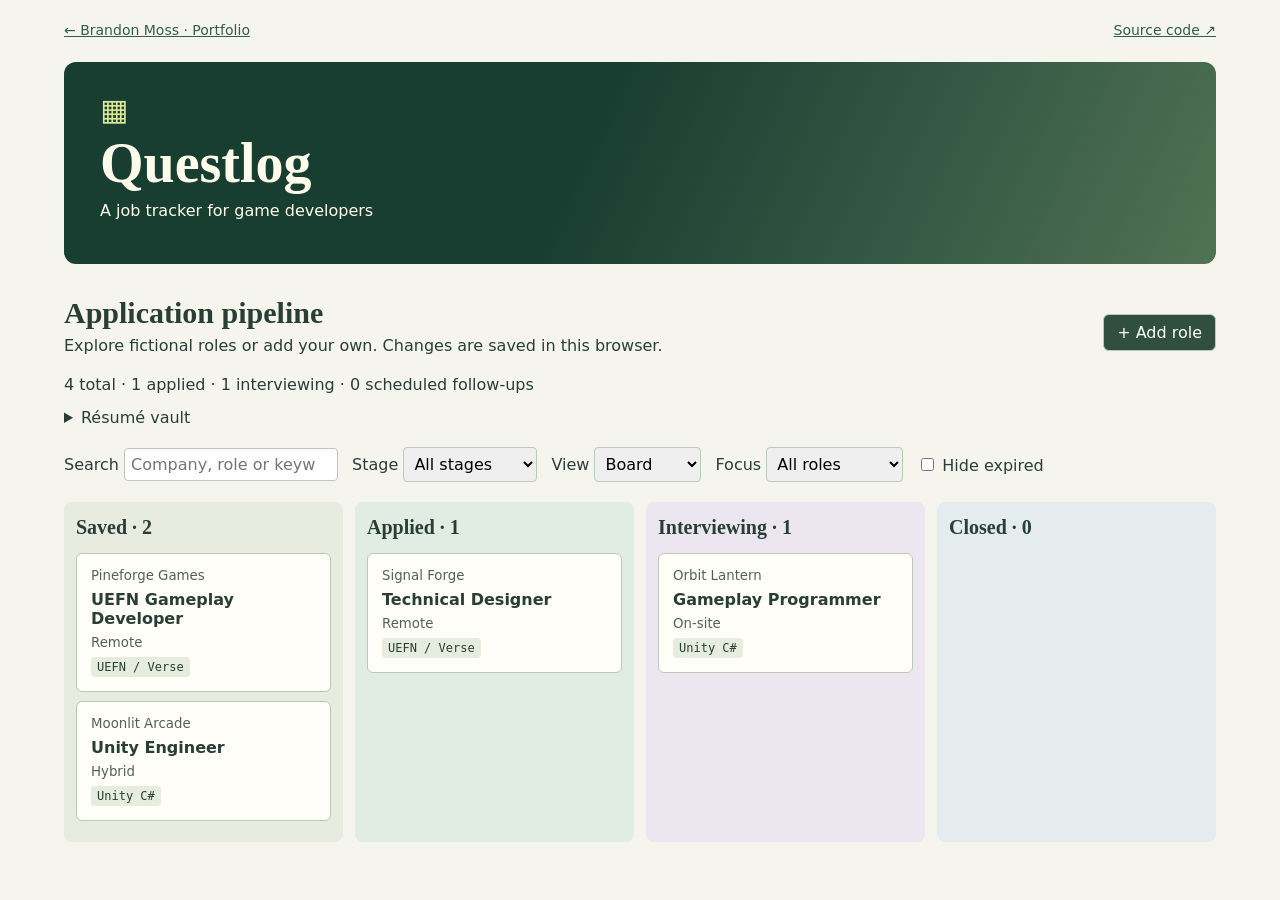
<file: questlog/index.html>
<!doctype html>
<html lang="en"><head><meta charset="utf-8"><meta name="viewport" content="width=device-width,initial-scale=1"><title>Questlog · Job tracker</title><link rel="stylesheet" href="./style.css"><script src="./tracker.js" defer></script></head>
<body><main><header><a href="../#/other-projects">← Brandon Moss · Portfolio</a><a href="https://github.com/bmoss3211/bmoss3211.github.io/tree/main/questlog">Source code ↗</a></header>
<section class="hero"><div class="pixel" aria-hidden="true">▦</div><h1>Questlog</h1><p>A job tracker for game developers</p></section>
<div class="heading"><div><h2>Application pipeline</h2><p>Explore fictional roles or add your own. Changes are saved in this browser.</p></div><button id="add">+ Add role</button></div>
<p id="counts" aria-live="polite"></p>
<details><summary>Résumé vault</summary><p>Save a résumé version and reusable experience notes in this browser.</p>
<form id="vault"><label>Version name <input name="version" required></label> <label>Experience notes <textarea name="snippet" required></textarea></label> <button>Save version</button></form><ul id="versions"></ul></details>
<div class="controls"><label>Search <input id="search" type="search" placeholder="Company, role or keyword"></label><label>Stage <select id="stage"><option>All stages</option></select></label><label>View <select id="view"><option>Board</option><option>Table</option><option>Compare</option></select></label><label>Focus <select id="focus"><option>All roles</option><option>UEFN / Verse</option><option>Unity C#</option><option>Other</option></select></label><label><input type="checkbox" id="hide"> Hide expired</label></div><div id="output"></div><p role="status" id="notice"></p>
<dialog><form><h2>Application details</h2><div id="fields"></div><label>Use saved résumé <select id="reuse"><option value="">Choose a version</option></select></label><p id="error" role="alert"></p><div class="actions"><button type="button" id="cancel">Cancel</button><button>Save role</button></div></form></dialog>
</main></body></html>
</file>
<file: questlog/style.css>
*{box-sizing:border-box}body{margin:0;background:#f5f5ed;color:#283e36;font:16px system-ui,sans-serif}main{max-width:1320px;margin:auto;padding:22px clamp(16px,5vw,80px)}header,.heading,.controls,.actions{display:flex;align-items:center;justify-content:space-between;gap:14px;flex-wrap:wrap}a{color:#315e4a}header a{font-size:14px}.hero{margin:24px 0 32px;background:linear-gradient(115deg,#183e32 45%,#507254);color:#fffbea;padding:30px 36px;border-radius:12px}.pixel{color:#dce999;font-size:30px}h1,h2,h3{font-family:Georgia,serif}h1{font-size:56px;margin:4px 0}h2{font-size:30px;margin:0}p{margin:6px 0 14px}.controls{justify-content:flex-start;margin:20px 0}button,select,input,textarea{font:inherit}button,select{cursor:pointer}button{border:1px solid #bbc8b7;border-radius:6px;padding:8px 13px;background:#fffef8;color:inherit}#add,.actions button:last-child{background:#304f3c;color:white}select,input,textarea{padding:6px;border:1px solid #bdcaba;border-radius:4px}.board{display:grid;grid-template-columns:repeat(4,minmax(0,1fr));gap:12px}.lane{background:#e7ebe0;border-radius:8px;padding:12px;min-height:190px}.lane:nth-child(2){background:#e1ece3}.lane:nth-child(3){background:#ece6f0}.lane:nth-child(4){background:#e4ecee}h3{margin:2px 0 14px;font-size:20px}.card{display:grid;text-align:left;width:100%;gap:7px;margin-bottom:9px;padding:14px}.card small{color:#526354}.tag{justify-self:start;border-radius:4px;background:#e6eddf;font:12px monospace;padding:3px 6px}.scroll{overflow:auto}table{border-collapse:collapse;background:#fffef9}td,th{border:1px solid #d9ded2;padding:10px;text-align:left;min-width:125px;overflow-wrap:anywhere}th{background:#e7ece0}.choices{display:flex;flex-wrap:wrap;gap:12px;margin-bottom:16px}.choices label{padding:7px;background:#fffef8}dialog{max-width:min(680px,94vw);width:100%;max-height:90vh;border:1px solid #c9d5c3;border-radius:10px;color:inherit;background:#fafbf5}dialog::backdrop{background:#183426ad}#fields{display:grid;grid-template-columns:1fr 1fr;gap:12px;margin:18px 0}#fields label{display:grid;gap:5px;font-size:14px}#fields input,#fields textarea{min-width:0}.actions{justify-content:flex-end}#error{color:#924e35}@media(max-width:800px){.board{grid-template-columns:1fr 1fr}}@media(max-width:550px){.board,#fields{grid-template-columns:1fr}.lane{min-height:80px}main{padding:16px}.hero{padding:20px}.heading{align-items:start}}
</file>
